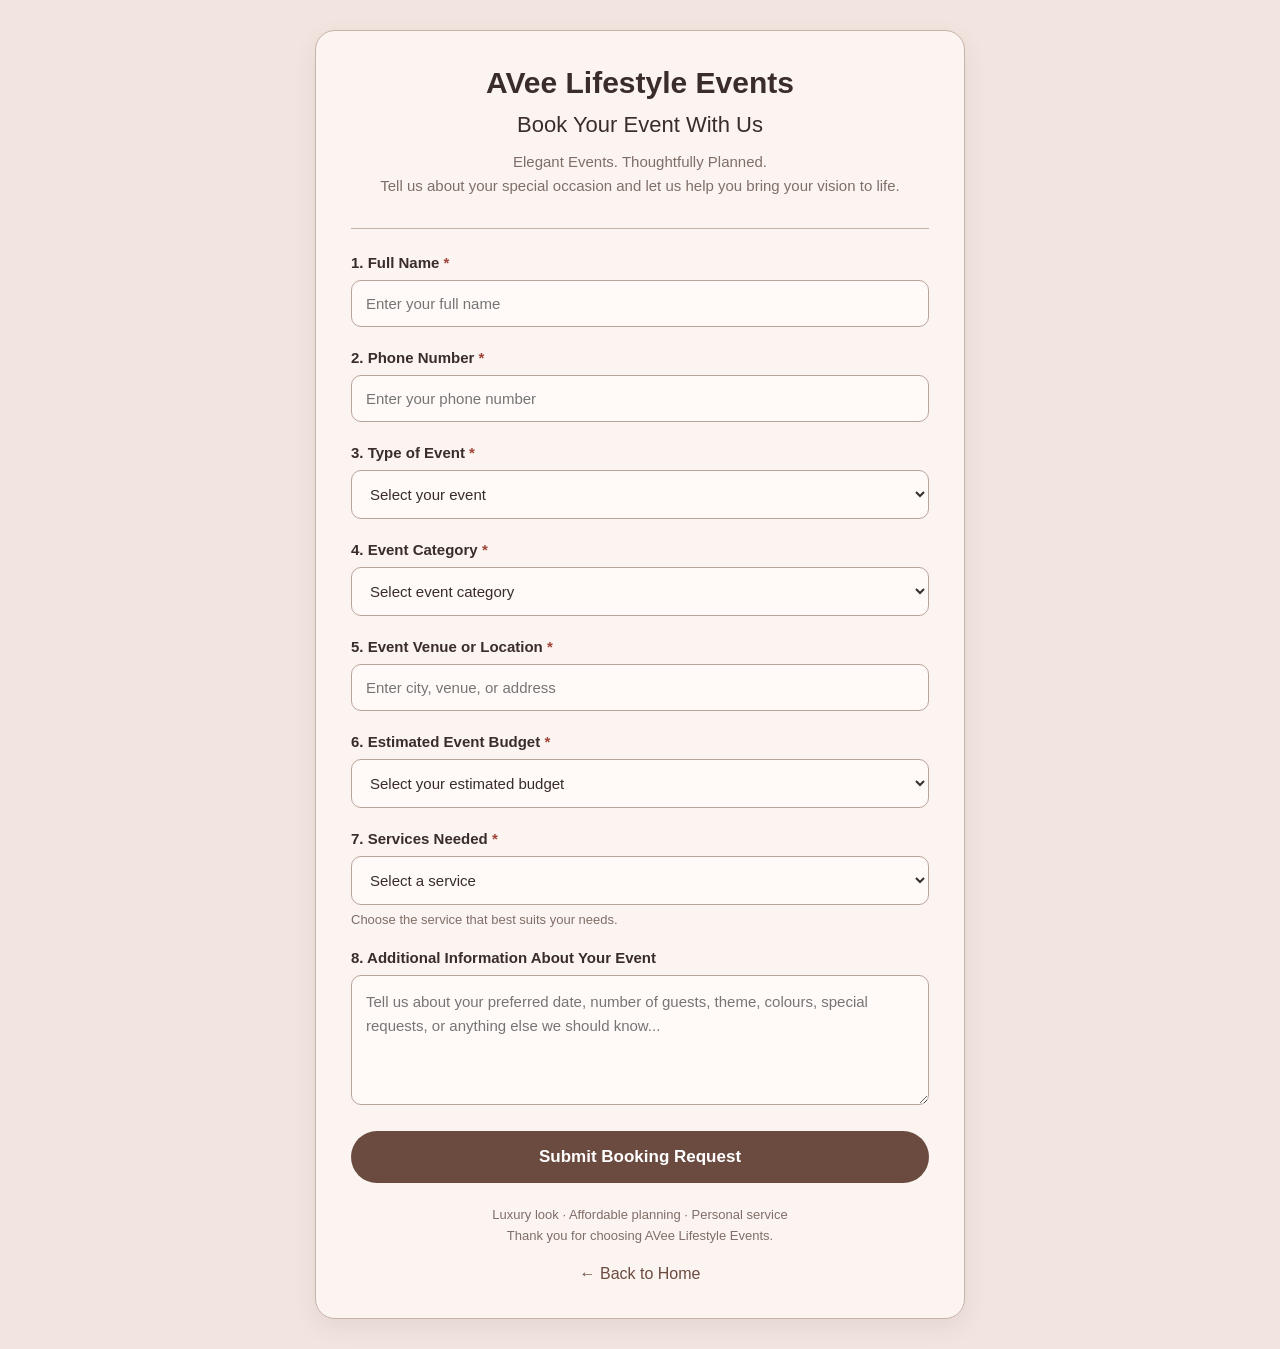
<file: book.html>
<!DOCTYPE html>
<html lang="en">
<head>
    <meta charset="UTF-8">
    <meta name="viewport" content="width=device-width, initial-scale=1.0">

    <title>Event Booking Form | Avee Lifestyle Events</title>

    <style>
        * {
            margin: 0;
            padding: 0;
            box-sizing: border-box;
        }

        body {
            font-family: Arial, Helvetica, sans-serif;
            background-color: #f2e5df;
            color: #392c2b;
            padding: 30px 15px;
        }

        .form-container {
            max-width: 650px;
            margin: 0 auto;
            padding: 35px;
            background-color: #fbf4f0;
            border: 1px solid #c8b3a9;
            border-radius: 20px;
            box-shadow: 0 8px 25px rgba(57, 44, 43, 0.08);
        }

        .form-header {
            text-align: center;
            margin-bottom: 30px;
        }

        .form-header h1 {
            font-size: 30px;
            margin-bottom: 12px;
        }

        .form-header h2 {
            font-size: 22px;
            font-weight: 500;
            margin-bottom: 12px;
        }

        .form-header p {
            color: #806e68;
            font-size: 15px;
            line-height: 1.6;
        }

        hr {
            border: none;
            border-top: 1px solid #c8b3a9;
            margin: 25px 0;
        }

        .form-group {
            margin-bottom: 22px;
        }

        label {
            display: block;
            font-weight: bold;
            margin-bottom: 9px;
            font-size: 15px;
        }

        .required {
            color: #a04438;
        }

        input,
        select,
        textarea {
            width: 100%;
            padding: 14px;
            border: 1px solid #b9a49b;
            border-radius: 10px;
            background-color: #fffaf7;
            color: #392c2b;
            font-size: 15px;
            font-family: inherit;
        }

        input:focus,
        select:focus,
        textarea:focus {
            outline: 2px solid #a88778;
            border-color: #a88778;
        }

        select {
            cursor: pointer;
        }

        textarea {
            min-height: 130px;
            resize: vertical;
            line-height: 1.6;
        }

        .hint {
            display: block;
            margin-top: 7px;
            color: #806e68;
            font-size: 13px;
        }

        .submit-btn {
            display: block;
            width: 100%;
            padding: 16px;
            margin-top: 10px;
            background-color: #6b4b40;
            color: #ffffff;
            border: none;
            border-radius: 35px;
            font-size: 17px;
            font-weight: bold;
            cursor: pointer;
            transition: background-color 0.3s;
        }

        .submit-btn:hover {
            background-color: #49332c;
        }

        .footer-text {
            text-align: center;
            margin-top: 22px;
            color: #806e68;
            font-size: 13px;
            line-height: 1.6;
        }

        .back-link {
            display: block;
            text-align: center;
            margin-top: 18px;
            color: #6b4b40;
            text-decoration: none;
        }

        .back-link:hover {
            text-decoration: underline;
        }

        @media (max-width: 480px) {
            body {
                padding: 15px 10px;
            }

            .form-container {
                padding: 25px 18px;
            }

            .form-header h1 {
                font-size: 25px;
            }

            .form-header h2 {
                font-size: 19px;
            }
        }
    </style>
</head>

<body>

    <main class="form-container">

        <header class="form-header">
            <h1>AVee Lifestyle Events</h1>
            <h2>Book Your Event With Us</h2>

            <p>
                Elegant Events. Thoughtfully Planned.
            </p>

            <p>
                Tell us about your special occasion and
                let us help you bring your vision to life.
            </p>
        </header>

        <hr>

        <form action="#" method="post">
            <form action="https://api.web3forms.com/submit" method="POST">
  <input type="hidden" name="access_key" value="2288a2fd-1381-44e2-bd5e-e6f6d63d4eb9">

            <!-- 1. Full Name -->
            <div class="form-group">
                <label for="fullname">
                    1. Full Name <span class="required">*</span>
                </label>

                <input
                    type="text"
                    id="fullname"
                    name="full_name"
                    placeholder="Enter your full name"
                    autocomplete="name"
                    required
                >
            </div>

            <!-- 2. Phone Number -->
            <div class="form-group">
                <label for="phone">
                    2. Phone Number <span class="required">*</span>
                </label>

                <input
                    type="tel"
                    id="phone"
                    name="phone_number"
                    placeholder="Enter your phone number"
                    autocomplete="tel"
                    required
                >
            </div>

            <!-- 3. Type of Event -->
            <div class="form-group">
                <label for="event">
                    3. Type of Event <span class="required">*</span>
                </label>

                <select id="event" name="event_type" required>
                    <option value="">Select your event</option>
                    <option value="Wedding">Wedding</option>
                    <option value="Birthday">Birthday</option>
                    <option value="Traditional Introduction">
                        Traditional Introduction
                    </option>
                    <option value="Engagement">Engagement</option>
                    <option value="Bridal Shower">Bridal Shower</option>
                    <option value="Anniversary">Anniversary</option>
                    <option value="Other">Other</option>
                </select>
            </div>

            <!-- 4. Event Category -->
            <div class="form-group">
                <label for="event-category">
                    4. Event Category <span class="required">*</span>
                </label>

                <select
                    id="event-category"
                    name="event_category"
                    required
                >
                    <option value="">Select event category</option>
                    <option value="Social Event">Social Event</option>
                    <option value="Traditional Event">
                        Traditional Event
                    </option>
                    <option value="Religious Event">
                        Religious Event
                    </option>
                    <option value="Corporate Event">
                        Corporate Event
                    </option>
                    <option value="Private Celebration">
                        Private Celebration
                    </option>
                    <option value="Other">Other</option>
                </select>
            </div>

            <!-- 5. Event Venue or Location -->
            <div class="form-group">
                <label for="location">
                    5. Event Venue or Location
                    <span class="required">*</span>
                </label>

                <input
                    type="text"
                    id="location"
                    name="event_location"
                    placeholder="Enter city, venue, or address"
                    required
                >
            </div>

            <!-- 6. Estimated Event Budget -->
            <div class="form-group">
                <label for="budget">
                    6. Estimated Event Budget
                    <span class="required">*</span>
                </label>

                <select id="budget" name="event_budget" required>
                    <option value="">Select your estimated budget</option>
                    <option value="Below ₦200,000">
                        Below ₦200,000
                    </option>
                    <option value="₦200,000 - ₦500,000">
                        ₦200,000 - ₦500,000
                    </option>
                    <option value="₦500,000 - ₦1,000,000">
                        ₦500,000 - ₦1,000,000
                    </option>
                    <option value="₦1,000,000 - ₦3,000,000">
                        ₦1,000,000 - ₦3,000,000
                    </option>
                    <option value="Above ₦3,000,000">
                        Above ₦3,000,000
                    </option>
                    <option value="Not Yet Decided">
                        Not yet decided
                    </option>
                </select>
            </div>

            <!-- 7. Services Needed -->
            <div class="form-group">
                <label for="services">
                    7. Services Needed <span class="required">*</span>
                </label>

                <select id="services" name="services_needed" required>
                    <option value="">Select a service</option>
                    <option value="Full Event Planning">
                        Full Event Planning
                    </option>
                    <option value="Partial Planning">
                        Partial Planning
                    </option>
                    <option value="Vendor Coordination">
                        Vendor Coordination
                    </option>
                    <option value="Planning and Decoration">
                        Planning and Decoration
                    </option>
                </select>

                <small class="hint">
                    Choose the service that best suits your needs.
                </small>
            </div>

            <!-- 8. Additional Information -->
            <div class="form-group">
                <label for="additional-info">
                    8. Additional Information About Your Event
                </label>

                <textarea
                    id="additional-info"
                    name="additional_information"
                    placeholder="Tell us about your preferred date, number of guests, theme, colours, special requests, or anything else we should know..."
                ></textarea>
            </div>

            <!-- Submit Button -->
            <button type="submit" class="submit-btn">
                Submit Booking Request
            </button>

        </form>

        <p class="footer-text">
            Luxury look · Affordable planning · Personal service
            <br>
            Thank you for choosing AVee Lifestyle Events.
        </p>

        <a href="index.html" class="back-link">
            &larr; Back to Home
        </a>

    </main>

</body>
</html>
</file>
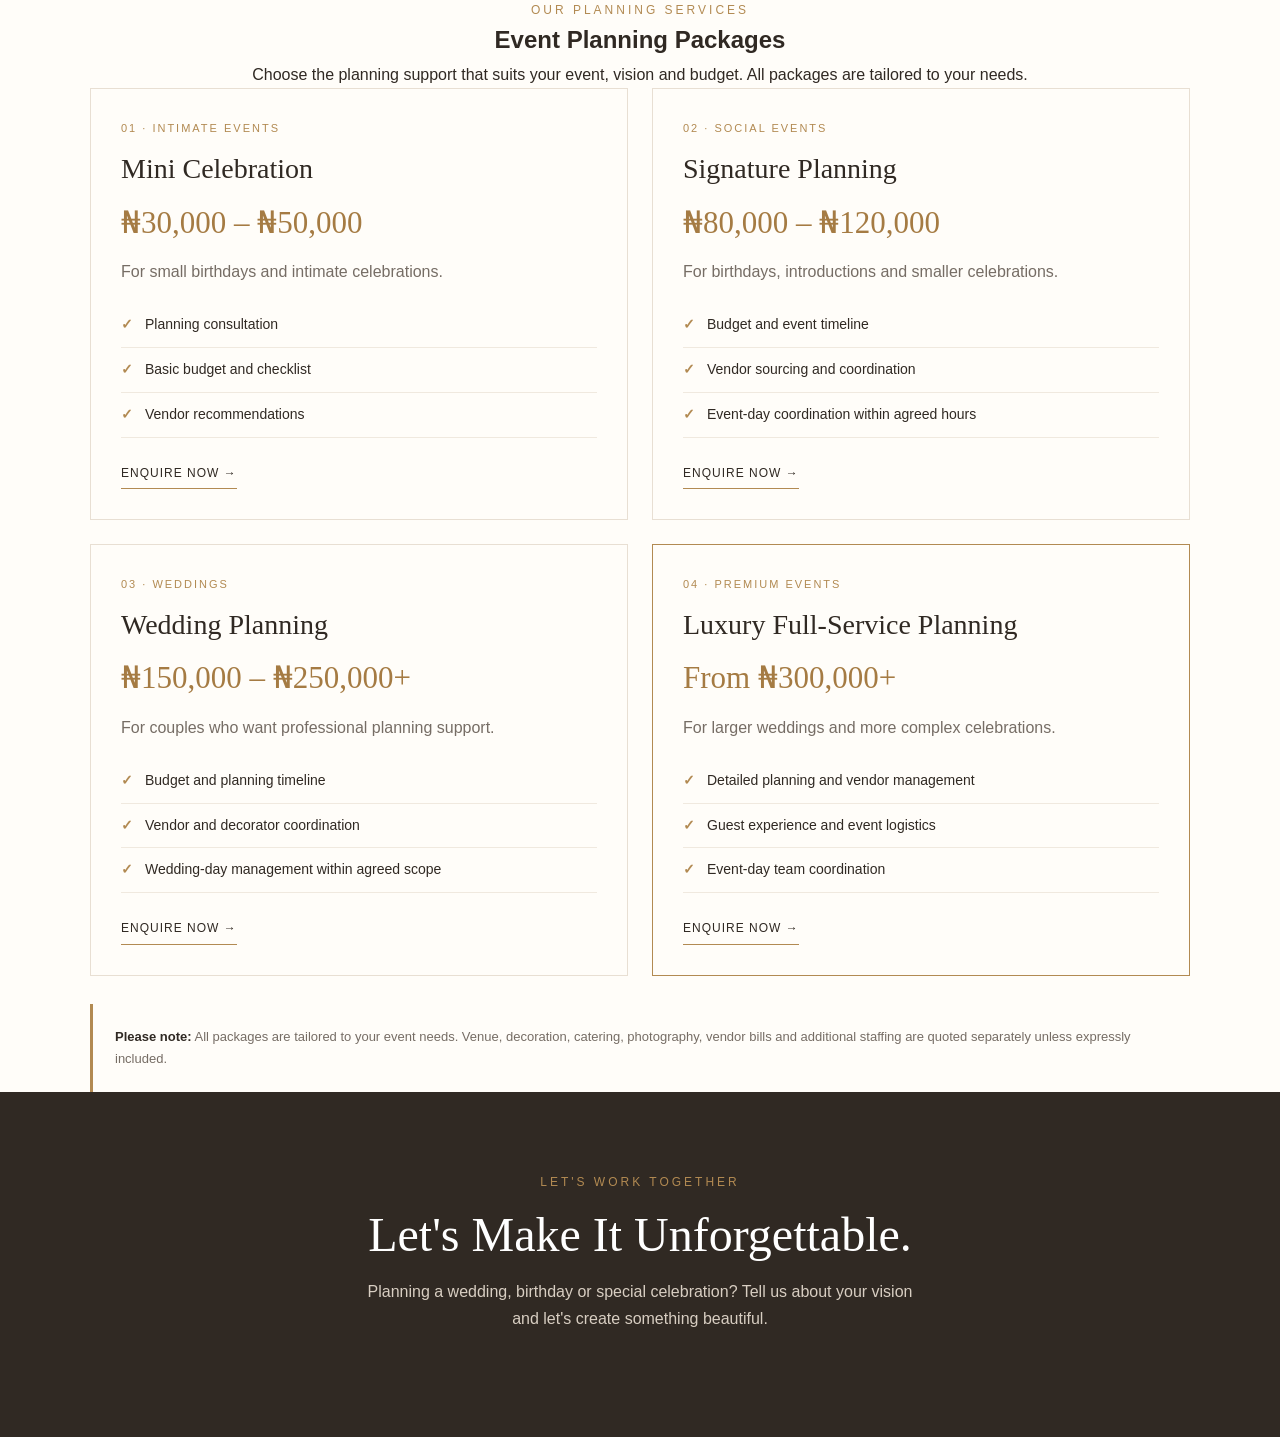
<file: packages.html>
<!DOCTYPE html>
<html lang="en">
<head>
<meta charset="UTF-8">
<meta name="viewport" content="width=device-width, initial-scale=1.0">
<title>Avee Lifestyle Events | Event Planning</title>

<style>
* {
  margin: 0;
  padding: 0;
  box-sizing: border-box;
}

:root {
  --gold: #b28a52;
  --cream: #fbf8f3;
  --dark: #302923;
  --text: #766d65;
  --white: #fffdf9;
}

html { scroll-behavior: smooth; }

body {
  font-family: "Segoe UI", Arial, sans-serif;
  color: var(--dark);
  background: var(--white);
  line-height: 1.7;
}

img {
  display: block;
  width: 100%;
}

a {
  color: inherit;
  text-decoration: none;
}

header {
  padding: 22px 7%;
  display: flex;
  justify-content: space-between;
  align-items: center;
  gap: 20px;
}

.logo {
  font: 26px Georgia, serif;
  letter-spacing: 3px;
  text-align: center;
}

.logo span {
  display: block;
  color: var(--gold);
  font: 10px Arial, sans-serif;
  letter-spacing: 3px;
}

nav {
  display: flex;
  flex-wrap: wrap;
  gap: 22px;
}

nav a {
  font-size: 12px;
  letter-spacing: 1px;
  text-transform: uppercase;
}

nav a:hover { color: var(--gold); }

.hero {
  display: grid;
  grid-template-columns: 1fr 1fr;
  background: var(--cream);
  min-height: 560px;
}

.hero-content {
  padding: 70px 12%;
  display: flex;
  flex-direction: column;
  justify-content: center;
  align-items: flex-start;
}

.eyebrow {
  color: var(--gold);
  font-size: 12px;
  letter-spacing: 3px;
  text-transform: uppercase;
}

h1 {
  font: 400 clamp(40px, 5vw, 68px)/1.1 Georgia, serif;
  margin: 20px 0;
}

h1 em { color: var(--gold); }

.hero p {
  color: var(--text);
  margin-bottom: 28px;
}

.hero-image { min-height: 450px; }

.hero-image img {
  height: 100%;
  object-fit: cover;
}

.btn {
  display: inline-block;
  padding: 13px 24px;
  background: var(--dark);
  color: white;
  border: 1px solid var(--dark);
  font-size: 12px;
  letter-spacing: 1.5px;
  text-transform: uppercase;
}

.btn:hover {
  background: var(--gold);
  border-color: var(--gold);
}

.section { padding: 80px 7%; }

.section-heading {
  text-align: center;
  max-width: 650px;
  margin: 0 auto 42px;
}

.section-heading h2,
.about h2,
.contact h2 {
  font: 400 clamp(32px, 4vw, 48px)/1.2 Georgia, serif;
  margin: 14px 0;
}

.section-heading p,
.about p { color: var(--text); }

/* PORTFOLIO */

.gallery {
  display: grid;
  grid-template-columns: repeat(12, 1fr);
  gap: 22px;
}

.gallery-item {
  grid-column: span 6;
  position: relative;
  overflow: hidden;
  min-height: 300px;
  background: #eee6dc;
}

.gallery-item:nth-child(1),
.gallery-item:nth-child(4) {
  grid-column: span 7;
}

.gallery-item:nth-child(2),
.gallery-item:nth-child(3) {
  grid-column: span 5;
}

.gallery-item:nth-child(n+5) {
  grid-column: span 4;
}

.gallery-item img {
  height: 100%;
  min-height: 300px;
  object-fit: cover;
  transition: transform .5s;
}

.gallery-item:hover img { transform: scale(1.05); }

.gallery-caption {
  position: absolute;
  bottom: 0;
  left: 0;
  right: 0;
  padding: 45px 20px 18px;
  color: white;
  background: linear-gradient(transparent, rgba(0,0,0,.8));
}

.gallery-caption span {
  color: #f1d9b4;
  font-size: 11px;
  letter-spacing: 2px;
  text-transform: uppercase;
}

.gallery-caption h3 {
  font: 400 24px Georgia, serif;
}

/* ABOUT */

.about {
  display: grid;
  grid-template-columns: 1fr 1fr;
  align-items: center;
  gap: 8%;
  background: var(--cream);
}

.about-image { height: 440px; }

.about-image img {
  height: 100%;
  object-fit: cover;
}

.about p { margin-bottom: 18px; }

.text-link {
  display: inline-block;
  border-bottom: 1px solid var(--gold);
  padding-bottom: 4px;
}

/* PACKAGES */

.packages-section { background: var(--cream); }

.packages-grid {
  display: grid;
  grid-template-columns: repeat(2, minmax(0, 1fr));
  gap: 24px;
  max-width: 1100px;
  margin: 0 auto;
}

.package-card {
  padding: 30px;
  background: var(--white);
  border: 1px solid #e8dfd3;
  display: flex;
  flex-direction: column;
  transition: .3s;
}

.package-card:hover {
  border-color: var(--gold);
  transform: translateY(-4px);
}

.featured-package { border-color: var(--gold); }

.package-number {
  color: var(--gold);
  font-size: 11px;
  letter-spacing: 2px;
  margin-bottom: 14px;
}

.package-card h3 {
  font: 400 28px/1.2 Georgia, serif;
  margin-bottom: 15px;
}

.package-price {
  color: #a57b43;
  font: 400 clamp(23px, 3vw, 31px)/1.4 Georgia, serif;
  margin-bottom: 14px;
}

.package-intro {
  color: var(--text);
  margin-bottom: 18px;
}

.package-card ul {
  list-style: none;
  margin-bottom: 25px;
}

.package-card li {
  position: relative;
  padding: 10px 0 10px 24px;
  border-bottom: 1px solid #f0e9df;
  font-size: 14px;
}

.package-card li::before {
  content: "✓";
  color: var(--gold);
  position: absolute;
  left: 0;
  font-weight: bold;
}

.package-link {
  align-self: flex-start;
  margin-top: auto;
  padding-bottom: 5px;
  border-bottom: 1px solid var(--gold);
  font-size: 12px;
  letter-spacing: 1px;
  text-transform: uppercase;
}

.package-link:hover { color: var(--gold); }

.package-note {
  max-width: 1100px;
  margin: 28px auto 0;
  padding: 22px;
  border-left: 3px solid var(--gold);
  background: var(--white);
  color: var(--text);
  font-size: 13px;
}

.package-note strong { color: var(--dark); }

/* CONTACT */

.contact {
  padding: 80px 7%;
  text-align: center;
  color: white;
  background: var(--dark);
}

.contact p {
  max-width: 550px;
  margin: 0 auto 25px;
  color: #d8cec2;
}

.contact .btn {
  background: transparent;
  border-color: var(--gold);
}

.contact .btn:hover { background: var(--gold); }

footer {
  padding: 25px 7%;
  display: flex;
  justify-content: space-between;
  flex-wrap: wrap;
  gap: 12px;
  color: var(--text);
  font-size: 13px;
}

/* RESPONSIVE DESIGN */

@media (max-width: 850px) {
  header {
    flex-direction: column;
  }

  nav { justify-content: center; gap: 14px; }

  .hero { grid-template-columns: 1fr; }

  .hero-content { padding: 55px 8%; }

  .hero-image { min-height: 350px; }

  .about {
    grid-template-columns: 1fr;
    gap: 30px;
  }

  .packages-grid { grid-template-columns: 1fr; }

  .gallery-item:nth-child(n) { grid-column: span 6; }
}

@media (max-width: 540px) {
  header { padding: 20px 5%; }

  nav a { font-size: 10px; }

  .section { padding: 55px 5%; }

  .gallery-item:nth-child(n) { grid-column: span 12; }

  .package-card { padding: 24px; }

  .about-image { height: 330px; }

  footer {
    flex-direction: column;
    text-align: center;
  }
}
</style>
</head>

<body>



  <center>
      <div class="eyebrow">Our Planning Services</div>
    <h2>Event Planning Packages</h2>
    <p>
      Choose the planning support that suits your event,
      vision and budget. All packages are tailored to your needs.
    </p>
  </div>
  </center>

  <div class="packages-grid">

    <article class="package-card">
      <div class="package-number">01 · INTIMATE EVENTS</div>
      <h3>Mini Celebration</h3>
      <div class="package-price">₦30,000 – ₦50,000</div>
      <p class="package-intro">
        For small birthdays and intimate celebrations.
      </p>
      <ul>
        <li>Planning consultation</li>
        <li>Basic budget and checklist</li>
        <li>Vendor recommendations</li>
      </ul>
      <a href="#contact" class="package-link">Enquire Now →</a>
    </article>

    <article class="package-card">
      <div class="package-number">02 · SOCIAL EVENTS</div>
      <h3>Signature Planning</h3>
      <div class="package-price">₦80,000 – ₦120,000</div>
      <p class="package-intro">
        For birthdays, introductions and smaller celebrations.
      </p>
      <ul>
        <li>Budget and event timeline</li>
        <li>Vendor sourcing and coordination</li>
        <li>Event-day coordination within agreed hours</li>
      </ul>
      <a href="#contact" class="package-link">Enquire Now →</a>
    </article>

    <article class="package-card">
      <div class="package-number">03 · WEDDINGS</div>
      <h3>Wedding Planning</h3>
      <div class="package-price">₦150,000 – ₦250,000+</div>
      <p class="package-intro">
        For couples who want professional planning support.
      </p>
      <ul>
        <li>Budget and planning timeline</li>
        <li>Vendor and decorator coordination</li>
        <li>Wedding-day management within agreed scope</li>
      </ul>
      <a href="#contact" class="package-link">Enquire Now →</a>
    </article>

    <article class="package-card featured-package">
      <div class="package-number">04 · PREMIUM EVENTS</div>
      <h3>Luxury Full-Service Planning</h3>
      <div class="package-price">From ₦300,000+</div>
      <p class="package-intro">
        For larger weddings and more complex celebrations.
      </p>
      <ul>
        <li>Detailed planning and vendor management</li>
        <li>Guest experience and event logistics</li>
        <li>Event-day team coordination</li>
      </ul>
      <a href="#contact" class="package-link">Enquire Now →</a>
    </article>

  </div>

  <div class="package-note">
    <strong>Please note:</strong>
    All packages are tailored to your event needs. Venue,
    decoration, catering, photography, vendor bills and additional
    staffing are quoted separately unless expressly included.
  </div>
</section>

<section class="contact" id="contact">
  <div class="eyebrow">Let's Work Together</div>
  <h2>Let's Make It Unforgettable.</h2>
  <p>
    Planning a wedding, birthday or special celebration?
    Tell us about your vision and let's create something beautiful.
  </p>
  


<script>
  document.getElementById("year").textContent = new Date().getFullYear();
</script>

</body>
</html>
</file>
